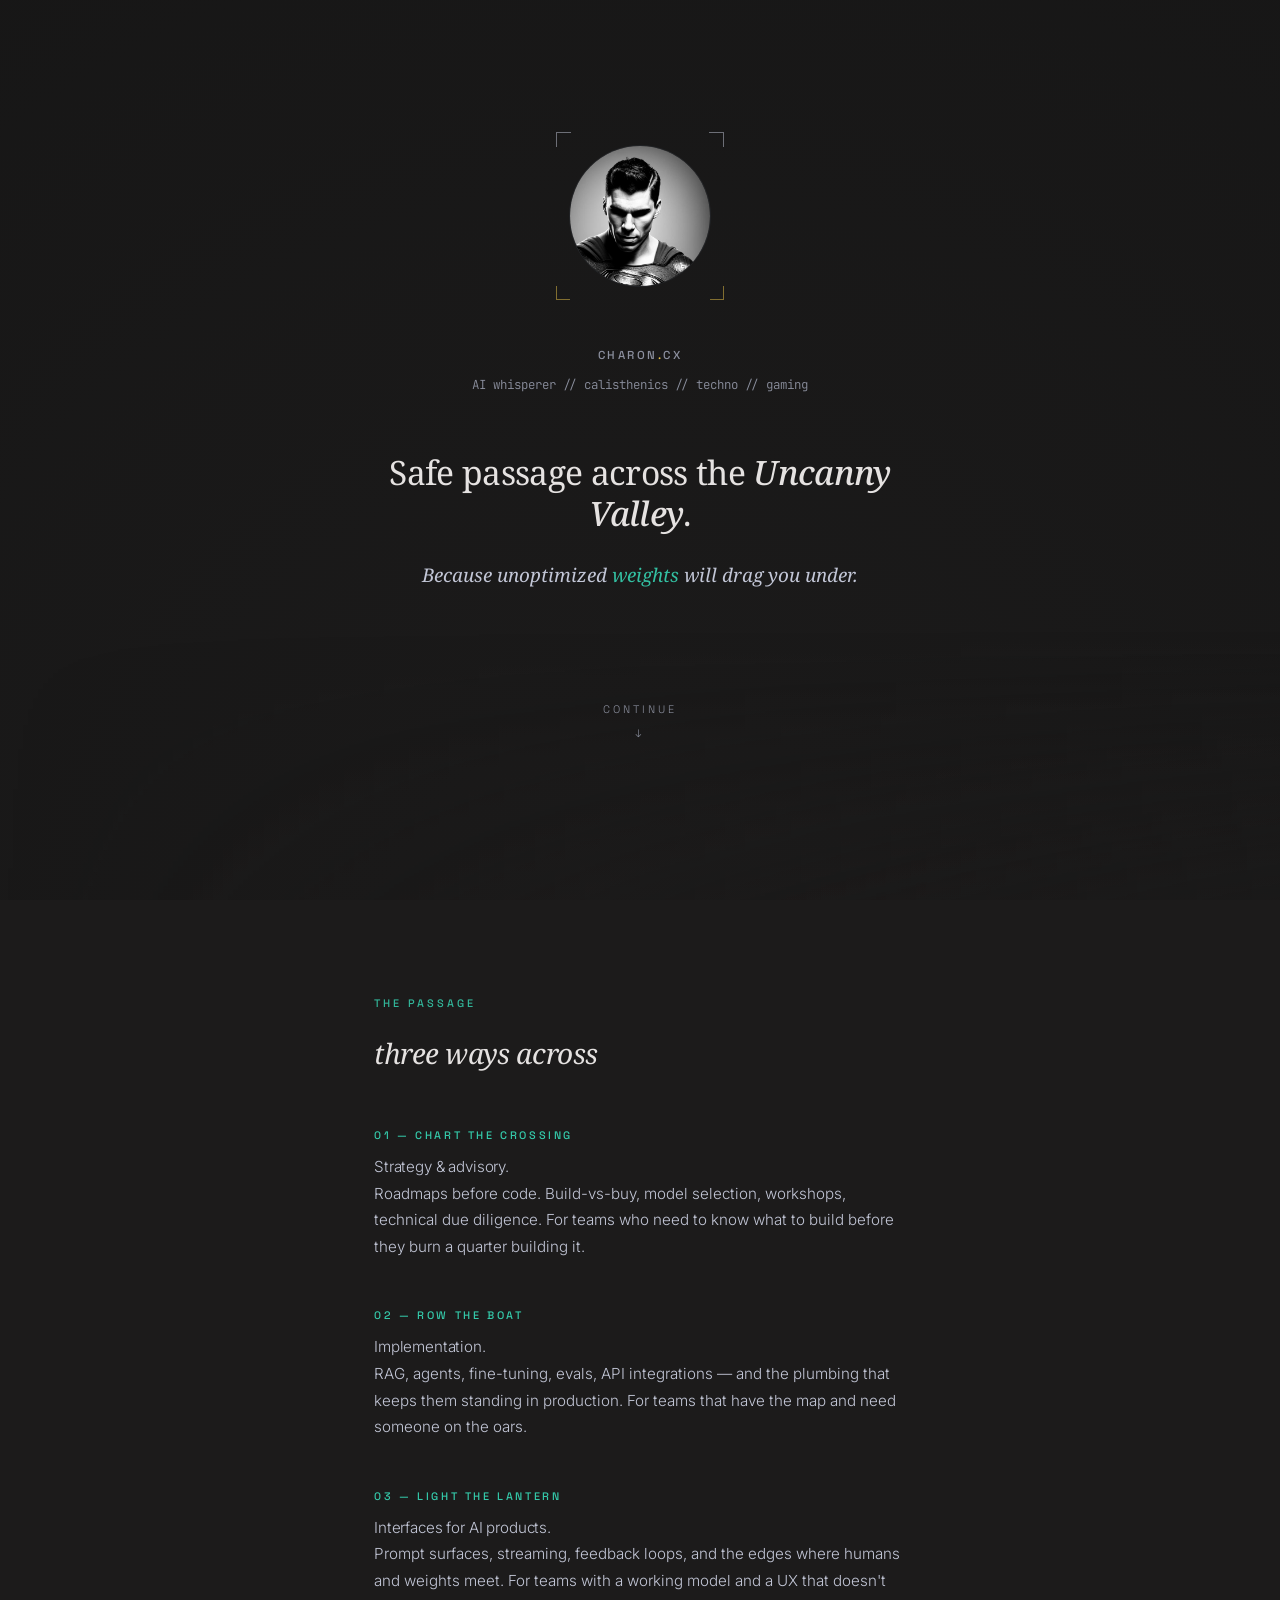
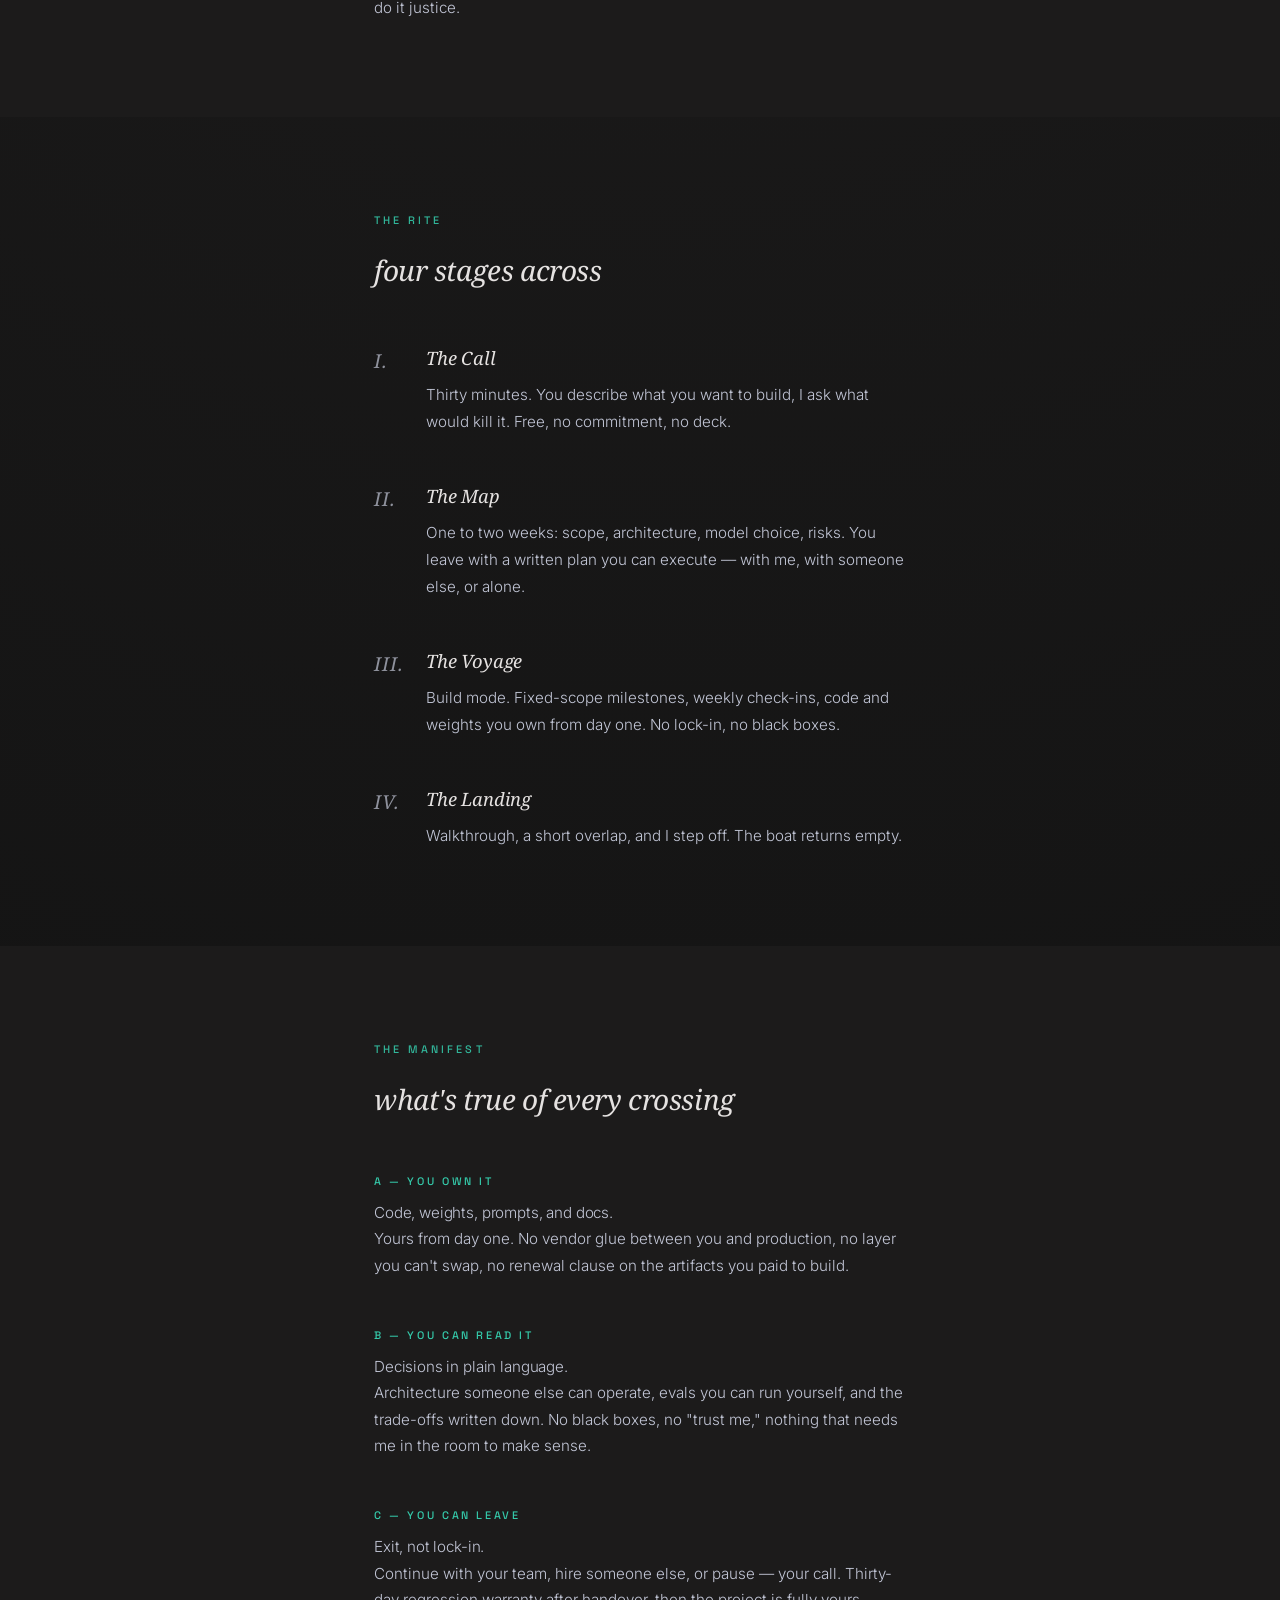
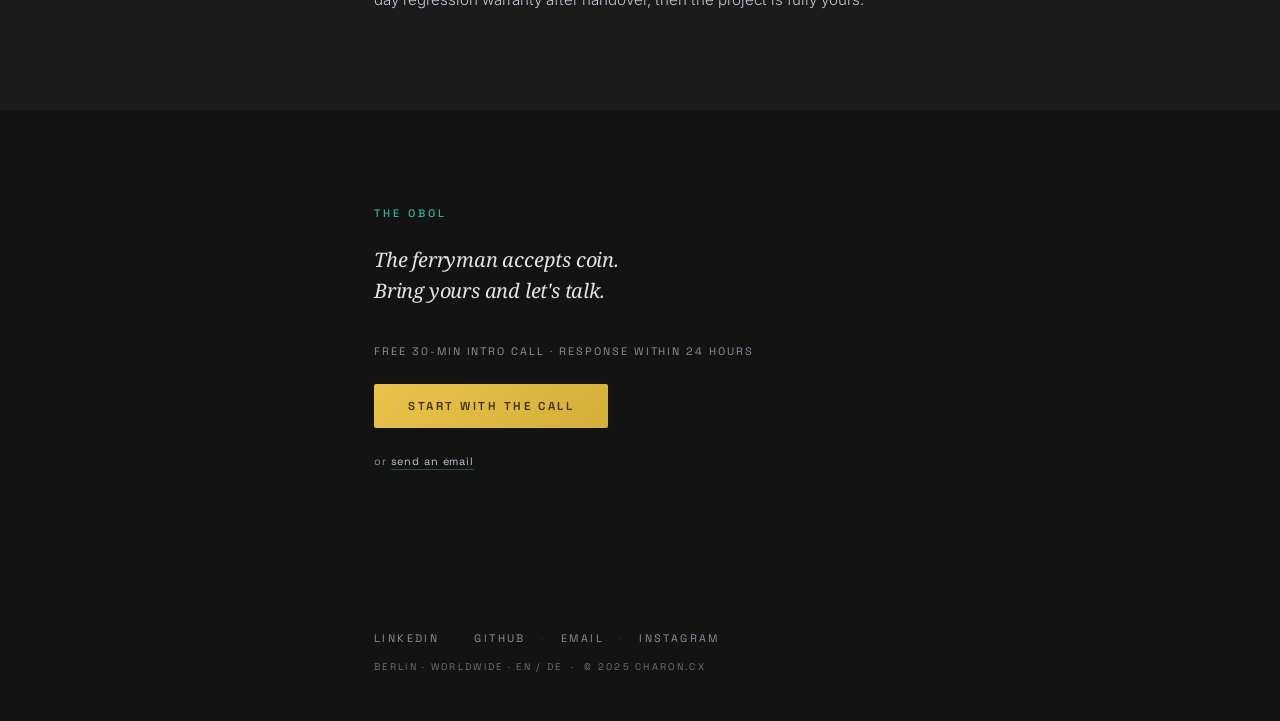
<file: previews/claude-review-landing-page-decwm/index.html>
<!DOCTYPE html>
<html lang="en">
<head>
    <meta charset="UTF-8">
    <meta name="viewport" content="width=device-width, initial-scale=1.0">
    <title>Charon.cx | Frederik — Freelance AI Consulting</title>
    <meta name="description" content="Freelance AI consulting — strategy, implementation, and interfaces that ship. Based in Berlin, working worldwide.">
    <meta name="author" content="Frederik">

    <meta property="og:type" content="website">
    <meta property="og:url" content="https://charon.cx/">
    <meta property="og:title" content="Charon.cx | Freelance AI Consulting">
    <meta property="og:description" content="Safe passage across the Uncanny Valley. Strategy, implementation, and interfaces that ship.">
    <meta property="og:image" content="https://charon.cx/result_146456.jpeg">

    <meta name="twitter:card" content="summary_large_image">
    <meta name="twitter:title" content="Charon.cx | Freelance AI Consulting">
    <meta name="twitter:description" content="Safe passage across the Uncanny Valley. Strategy, implementation, and interfaces that ship.">
    <meta name="twitter:image" content="https://charon.cx/result_146456.jpeg">

    <link rel="preconnect" href="https://fonts.googleapis.com">
    <link rel="preconnect" href="https://fonts.gstatic.com" crossorigin>
    <link href="https://fonts.googleapis.com/css2?family=Inter:wght@300;400;500&family=Noto+Serif:ital,wght@0,400;0,500;1,400;1,500&family=Space+Grotesk:wght@400;500;600&family=JetBrains+Mono:wght@400;500&display=swap" rel="stylesheet">

    <script type="application/ld+json">
    {
        "@context": "https://schema.org",
        "@type": "ProfessionalService",
        "name": "Charon.cx",
        "description": "Freelance AI consulting — strategy, implementation, and interfaces that ship.",
        "url": "https://charon.cx",
        "image": "https://charon.cx/result_146456.jpeg",
        "areaServed": "Worldwide",
        "address": {
            "@type": "PostalAddress",
            "addressLocality": "Berlin",
            "addressCountry": "DE"
        },
        "founder": {
            "@type": "Person",
            "name": "Frederik"
        }
    }
    </script>

    <style>
        /* --- Design tokens: "The Mythic Algorithm" --- */
        :root {
            --bg: #131313;
            --surface-low: #1c1b1b;
            --surface: #201f1f;
            --surface-high: #2a2a2a;
            --surface-highest: #353534;
            --surface-variant: #353534;
            --outline-variant: #424754;

            --primary: #adc6ff;
            --primary-container: #4d8eff;
            --secondary: #e9c349;
            --secondary-dim: #d4af37;
            --on-secondary: #3c2f00;
            --tertiary: #38debb;
            --tertiary-dim: #2ab898;

            --on-surface: #e5e2e1;
            --on-surface-variant: #c2c6d6;
            --dim: #8c909f;
            --deep-dim: #424754;

            --column: 580px;

            --font-display: 'Noto Serif', Georgia, serif;
            --font-body: 'Inter', -apple-system, sans-serif;
            --font-label: 'Space Grotesk', 'Inter', sans-serif;
            --font-mono: 'JetBrains Mono', monospace;
        }

        * { box-sizing: border-box; }

        body {
            background-color: var(--bg);
            background-image: radial-gradient(circle at 50% 25%, #1c1b1b 0%, #131313 70%);
            color: var(--on-surface-variant);
            font-family: var(--font-body);
            font-weight: 300;
            margin: 0;
            padding: 0;
            -webkit-font-smoothing: antialiased;
            position: relative;
        }

        ::selection {
            background: var(--secondary);
            color: var(--on-secondary);
        }

        /* --- Fog (River Styx) --- */
        .fog-container {
            position: fixed;
            bottom: 0;
            left: 0;
            width: 100%;
            height: 30vh;
            z-index: 1;
            pointer-events: none;
            overflow: hidden;
        }

        .fog-layer {
            position: absolute;
            bottom: 0;
            left: 0;
            width: 200%;
            height: 100%;
            background: linear-gradient(to top, rgba(28,27,27,0.85) 0%, transparent 100%);
            opacity: 0.55;
            animation: drift 20s linear infinite;
            mask-image: linear-gradient(to right, transparent, black 50%, transparent);
        }

        .fog-layer:nth-child(2) {
            animation-duration: 35s;
            animation-direction: reverse;
            opacity: 0.3;
            bottom: -20px;
        }

        @keyframes drift {
            0% { transform: translateX(0); }
            100% { transform: translateX(-50%); }
        }

        /* --- Column --- */
        .column {
            max-width: var(--column);
            margin: 0 auto;
            padding: 0 24px;
            position: relative;
            z-index: 10;
        }

        /* --- Profile frame (ghost brackets, no opaque borders) --- */
        .profile-frame {
            position: relative;
            width: 168px;
            height: 168px;
            margin: 0 auto 3rem auto;
        }

        .profile-frame::before,
        .profile-frame::after,
        .profile-frame > .bracket-bl,
        .profile-frame > .bracket-br {
            content: '';
            position: absolute;
            width: 14px;
            height: 14px;
            border-color: var(--secondary);
            opacity: 0.5;
            transition: opacity 0.4s ease;
        }

        .profile-frame::before {
            top: 0; left: 0;
            border-top: 1px solid;
            border-left: 1px solid;
        }

        .profile-frame::after {
            top: 0; right: 0;
            border-top: 1px solid;
            border-right: 1px solid;
        }

        .profile-frame .bracket-bl {
            bottom: 0; left: 0;
            border-bottom: 1px solid var(--secondary);
            border-left: 1px solid var(--secondary);
        }

        .profile-frame .bracket-br {
            bottom: 0; right: 0;
            border-bottom: 1px solid var(--secondary);
            border-right: 1px solid var(--secondary);
        }

        .profile-frame:hover::before,
        .profile-frame:hover::after,
        .profile-frame:hover .bracket-bl,
        .profile-frame:hover .bracket-br {
            opacity: 0.9;
        }

        .profile-container {
            position: absolute;
            top: 50%;
            left: 50%;
            transform: translate(-50%, -50%);
            width: 140px;
            height: 140px;
            border-radius: 50%;
            overflow: hidden;
            outline: 1px solid rgba(66, 71, 84, 0.25); /* ghost border */
            background: #000;
            transition: outline-color 0.3s ease;
        }

        .profile-pic {
            width: 100%;
            height: 100%;
            object-fit: cover;
            filter: grayscale(100%);
            transition: all 0.4s ease;
            transform: scale(1.05);
        }

        .hud-overlay {
            position: absolute;
            inset: 0;
            background: rgba(19, 19, 19, 0.85);
            display: flex;
            align-items: center;
            justify-content: center;
            opacity: 0;
            transition: opacity 0.3s ease;
            backdrop-filter: blur(6px);
        }

        .hud-text {
            font-family: var(--font-mono);
            font-size: 0.65rem;
            color: var(--tertiary);
            text-align: left;
            line-height: 1.8;
            letter-spacing: -0.3px;
        }

        .profile-container:hover {
            outline-color: rgba(56, 222, 187, 0.35);
            box-shadow: 0 0 30px rgba(56, 222, 187, 0.08);
        }

        .profile-container:hover .profile-pic {
            transform: scale(1);
            filter: grayscale(100%) blur(3px);
        }

        .profile-container:hover .hud-overlay { opacity: 1; }

        /* --- Typography --- */
        .wordmark {
            font-family: var(--font-label);
            font-weight: 500;
            font-size: 0.72rem;
            letter-spacing: 0.22em;
            text-transform: uppercase;
            color: var(--dim);
            margin: 0 0 0.75rem 0;
        }

        .wordmark .dot { color: var(--secondary); }

        .tagline {
            font-family: var(--font-mono);
            font-size: 0.78rem;
            color: var(--dim);
            margin: 0 0 3.5rem 0;
            line-height: 1.8;
        }

        /* --- The hook: editorial display statement --- */
        .hook {
            margin: 0 0 2.5rem 0;
        }

        .hook-display {
            font-family: var(--font-display);
            font-weight: 400;
            font-size: 2.1rem;
            line-height: 1.2;
            letter-spacing: -0.02em;
            color: var(--on-surface);
            margin: 0 0 1.75rem 0;
        }

        .hook-display em {
            font-style: italic;
            font-weight: 500;
            color: var(--on-surface);
        }

        .hook-sub {
            font-family: var(--font-display);
            font-style: italic;
            font-weight: 400;
            font-size: 1.18rem;
            line-height: 1.55;
            color: var(--on-surface-variant);
            margin: 0;
        }

        .hook-sub em {
            font-style: italic;
            color: var(--tertiary);
            opacity: 0.85;
        }

        /* --- Scroll hint --- */
        .scroll-hint {
            font-family: var(--font-label);
            font-size: 0.68rem;
            color: var(--dim);
            letter-spacing: 0.28em;
            text-transform: uppercase;
            text-decoration: none;
            display: inline-block;
            margin-top: 4rem;
            padding: 0.5rem 0;
            transition: color 0.3s ease;
            opacity: 0.75;
        }

        .scroll-hint:hover { color: var(--tertiary); }

        .scroll-hint .chevron {
            display: block;
            margin-top: 10px;
            animation: bob 2.4s ease-in-out infinite;
        }

        @keyframes bob {
            0%, 100% { transform: translateY(0); }
            50% { transform: translateY(4px); }
        }

        /* --- Section marker (Space Grotesk label) --- */
        .marker {
            font-family: var(--font-label);
            font-weight: 500;
            font-size: 0.68rem;
            color: var(--tertiary);
            letter-spacing: 0.28em;
            text-transform: uppercase;
            margin: 0 0 1.5rem 0;
            opacity: 0.8;
        }

        .section-title {
            font-family: var(--font-display);
            font-weight: 400;
            font-style: italic;
            font-size: 1.75rem;
            color: var(--on-surface);
            letter-spacing: -0.015em;
            margin: 0 0 3.5rem 0;
        }

        /* --- Sections --- */
        .hero {
            min-height: 100vh;
            display: flex;
            align-items: center;
            padding: 40px 0 60px;
        }

        .hero .column {
            text-align: center;
        }

        section.beat {
            padding: 6rem 0;
        }

        /* Tonal sectioning — no borders, background shift only */
        section.beat.shifted {
            background: var(--surface-low);
        }

        /* --- Services as prose beats --- */
        .service {
            margin: 0 0 3rem 0;
            text-align: left;
        }

        .service:last-child { margin-bottom: 0; }

        .service-index {
            font-family: var(--font-label);
            font-weight: 500;
            font-size: 0.68rem;
            color: var(--tertiary);
            letter-spacing: 0.24em;
            text-transform: uppercase;
            margin: 0 0 0.75rem 0;
            display: block;
            opacity: 0.9;
        }

        .service-name {
            font-family: var(--font-display);
            font-weight: 500;
            font-size: 1.15rem;
            color: var(--on-surface);
            margin: 0 0 0.75rem 0;
            letter-spacing: -0.01em;
        }

        .service p {
            font-family: var(--font-body);
            font-weight: 300;
            font-size: 0.95rem;
            color: var(--on-surface-variant);
            line-height: 1.75;
            margin: 0;
        }

        /* --- The Rite: vertical stages --- */
        .stage {
            position: relative;
            padding: 0 0 0 3.25rem;
            margin: 0 0 3rem 0;
            text-align: left;
        }

        .stage:last-child { margin-bottom: 0; }

        .stage .numeral {
            position: absolute;
            top: 0.1rem;
            left: 0;
            font-family: var(--font-display);
            font-style: italic;
            font-weight: 400;
            font-size: 1.2rem;
            color: var(--on-surface-variant);
            letter-spacing: 0.05em;
            opacity: 0.7;
        }

        .stage h3 {
            font-family: var(--font-display);
            font-weight: 400;
            font-style: italic;
            font-size: 1.15rem;
            color: var(--on-surface);
            margin: 0 0 0.75rem 0;
            letter-spacing: -0.01em;
        }

        .stage p {
            font-family: var(--font-body);
            font-weight: 300;
            font-size: 0.95rem;
            color: var(--on-surface-variant);
            line-height: 1.75;
            margin: 0;
        }

        /* --- CTA --- */
        .cta-line {
            font-family: var(--font-display);
            font-style: italic;
            font-weight: 400;
            font-size: 1.25rem;
            color: var(--on-surface);
            margin: 0 0 2.25rem 0;
            line-height: 1.55;
            letter-spacing: -0.01em;
        }

        .contact-btn {
            text-decoration: none;
            color: var(--on-secondary);
            background: linear-gradient(135deg, var(--secondary) 0%, var(--secondary-dim) 100%);
            padding: 15px 34px;
            border-radius: 2px;
            font-family: var(--font-label);
            font-weight: 600;
            font-size: 0.72rem;
            text-transform: uppercase;
            letter-spacing: 0.22em;
            transition: all 0.4s ease;
            display: inline-block;
        }

        .contact-btn:hover {
            background: linear-gradient(135deg, #f3d156 0%, var(--secondary) 100%);
            box-shadow: 0 8px 30px rgba(233, 195, 73, 0.25);
            transform: translateY(-2px);
        }

        .contact-btn:focus-visible {
            outline: 2px solid var(--tertiary);
            outline-offset: 4px;
        }

        .cta-micro {
            font-family: var(--font-label);
            font-weight: 400;
            font-size: 0.68rem;
            color: var(--dim);
            margin: 0;
            letter-spacing: 0.18em;
            text-transform: uppercase;
            line-height: 1.7;
        }

        .cta-micro-above { margin: 0 0 1.5rem 0; }
        .cta-micro-below { margin: 1.5rem 0 0 0; text-transform: none; letter-spacing: 0.08em; }

        .cta-secondary {
            color: var(--on-surface-variant);
            text-decoration: none;
            border-bottom: 1px solid rgba(56, 222, 187, 0.3);
            transition: color 0.3s ease, border-color 0.3s ease;
            padding-bottom: 1px;
        }

        .cta-secondary:hover {
            color: var(--tertiary);
            border-bottom-color: var(--tertiary);
        }

        /* --- Footer --- */
        .footer {
            font-family: var(--font-label);
            font-weight: 400;
            font-size: 0.68rem;
            color: var(--dim);
            padding: 4rem 0 3rem;
            position: relative;
            z-index: 10;
            letter-spacing: 0.22em;
            text-transform: uppercase;
        }

        .footer a {
            color: var(--dim);
            text-decoration: none;
            transition: color 0.3s ease;
        }

        .footer a:hover { color: var(--tertiary); }

        .footer .separator {
            color: var(--deep-dim);
            margin: 0 10px;
            opacity: 0.5;
        }

        .footer .meta {
            color: var(--dim);
            font-size: 0.6rem;
            margin-top: 1rem;
            letter-spacing: 0.24em;
            opacity: 0.75;
        }

        /* --- Animations --- */
        .anim { opacity: 0; transform: translateY(15px); animation: fadeUp 0.8s ease forwards; }
        .d-1 { animation-delay: 0.1s; }
        .d-2 { animation-delay: 0.2s; }
        .d-3 { animation-delay: 0.3s; }
        .d-4 { animation-delay: 0.45s; }
        .d-5 { animation-delay: 0.6s; }
        .d-6 { animation-delay: 0.75s; }

        @keyframes fadeUp { to { opacity: 1; transform: translateY(0); } }

        @media (prefers-reduced-motion: reduce) {
            .fog-layer, .scroll-hint .chevron { animation: none; }
            .anim { animation: none; opacity: 1; transform: none; }
            .contact-btn, .profile-pic { transition: none; }
        }

        @media (max-width: 600px) {
            .hook-display { font-size: 1.65rem; }
            .hook-sub { font-size: 1.02rem; }
            .section-title { font-size: 1.35rem; }
            .cta-line { font-size: 1.1rem; }
            section.beat { padding: 4.5rem 0; }
            .service { margin-bottom: 2.75rem; }
        }
    </style>
</head>
<body>

    <div class="fog-container" aria-hidden="true">
        <div class="fog-layer"></div>
        <div class="fog-layer"></div>
    </div>

    <!-- HERO -->
    <section class="hero">
        <div class="column">
            <div class="profile-frame anim d-1">
                <span class="bracket-bl" aria-hidden="true"></span>
                <span class="bracket-br" aria-hidden="true"></span>
                <div class="profile-container">
                    <img src="result_146456.jpeg" alt="Frederik" class="profile-pic">
                    <div class="hud-overlay">
                        <div class="hud-text">
                            &gt; LOC: BERLIN<br>
                            &gt; BPM: 145<br>
                            &gt; STATUS: TAKING CLIENTS
                        </div>
                    </div>
                </div>
            </div>

            <p class="wordmark anim d-2">charon<span class="dot">.</span>cx</p>

            <p class="tagline anim d-3">
                AI whisperer // calisthenics // techno // gaming
            </p>

            <div class="hook anim d-4">
                <p class="hook-display">
                    Safe passage across the <em>Uncanny Valley</em>.
                </p>
                <p class="hook-sub">
                    Because unoptimized <em>weights</em> will drag you under.
                </p>
            </div>

            <a href="#passage" class="scroll-hint anim d-5" aria-label="Scroll to services">
                Continue
                <span class="chevron" aria-hidden="true">↓</span>
            </a>
        </div>
    </section>

    <!-- SERVICES -->
    <section class="beat shifted" id="passage">
        <div class="column">
            <p class="marker">The Passage</p>
            <h2 class="section-title">three ways across</h2>

            <div class="service">
                <span class="service-index">01 — Chart the Crossing</span>
                <p class="service-name">Strategy &amp; advisory.</p>
                <p>Roadmaps before code. Build-vs-buy, model selection, workshops, technical due diligence. For teams who need to know what to build before they burn a quarter building it.</p>
            </div>

            <div class="service">
                <span class="service-index">02 — Row the Boat</span>
                <p class="service-name">Implementation.</p>
                <p>RAG, agents, fine-tuning, evals, API integrations — and the plumbing that keeps them standing in production. For teams that have the map and need someone on the oars.</p>
            </div>

            <div class="service">
                <span class="service-index">03 — Light the Lantern</span>
                <p class="service-name">Interfaces for AI products.</p>
                <p>Prompt surfaces, streaming, feedback loops, and the edges where humans and weights meet. For teams with a working model and a UX that doesn't do it justice.</p>
            </div>
        </div>
    </section>

    <!-- THE RITE -->
    <section class="beat" id="rite">
        <div class="column">
            <p class="marker">The Rite</p>
            <h2 class="section-title">four stages across</h2>

            <div class="stage">
                <span class="numeral">I.</span>
                <h3>The Call</h3>
                <p>Thirty minutes. You describe what you want to build, I ask what would kill it. Free, no commitment, no deck.</p>
            </div>

            <div class="stage">
                <span class="numeral">II.</span>
                <h3>The Map</h3>
                <p>One to two weeks: scope, architecture, model choice, risks. You leave with a written plan you can execute — with me, with someone else, or alone.</p>
            </div>

            <div class="stage">
                <span class="numeral">III.</span>
                <h3>The Voyage</h3>
                <p>Build mode. Fixed-scope milestones, weekly check-ins, code and weights you own from day one. No lock-in, no black boxes.</p>
            </div>

            <div class="stage">
                <span class="numeral">IV.</span>
                <h3>The Landing</h3>
                <p>Walkthrough, a short overlap, and I step off. The boat returns empty.</p>
            </div>
        </div>
    </section>

    <!-- MANIFEST -->
    <section class="beat shifted" id="manifest">
        <div class="column">
            <p class="marker">The Manifest</p>
            <h2 class="section-title">what's true of every crossing</h2>

            <div class="service">
                <span class="service-index">A — You own it</span>
                <p class="service-name">Code, weights, prompts, and docs.</p>
                <p>Yours from day one. No vendor glue between you and production, no layer you can't swap, no renewal clause on the artifacts you paid to build.</p>
            </div>

            <div class="service">
                <span class="service-index">B — You can read it</span>
                <p class="service-name">Decisions in plain language.</p>
                <p>Architecture someone else can operate, evals you can run yourself, and the trade-offs written down. No black boxes, no "trust me," nothing that needs me in the room to make sense.</p>
            </div>

            <div class="service">
                <span class="service-index">C — You can leave</span>
                <p class="service-name">Exit, not lock-in.</p>
                <p>Continue with your team, hire someone else, or pause — your call. Thirty-day regression warranty after handover, then the project is fully yours.</p>
            </div>
        </div>
    </section>

    <!-- CTA -->
    <section class="beat" id="obol">
        <div class="column">
            <p class="marker">The Obol</p>
            <p class="cta-line">The ferryman accepts coin.<br>Bring yours and let's talk.</p>

            <p class="cta-micro cta-micro-above">
                Free 30-min intro call · Response within 24 hours
            </p>

            <!-- TODO: Replace href with a Cal.com or Calendly link when ready. -->
            <a href="mailto:frederik@charon.cx?subject=Intro%20call" class="contact-btn">
                Start with the Call
            </a>

            <p class="cta-micro cta-micro-below">
                or <a href="mailto:frederik@charon.cx" class="cta-secondary">send an email</a>
            </p>
        </div>
    </section>

    <!-- FOOTER -->
    <footer class="footer">
        <div class="column">
            <!-- TODO: Replace # with your LinkedIn and GitHub URLs -->
            <a href="#" target="_blank" rel="noopener">LinkedIn</a>
            <span class="separator">·</span>
            <a href="#" target="_blank" rel="noopener">GitHub</a>
            <span class="separator">·</span>
            <a href="mailto:frederik@charon.cx">Email</a>
            <span class="separator">·</span>
            <a href="https://www.instagram.com/insta.linkin" target="_blank" rel="noopener">Instagram</a>
            <div class="meta">
                Berlin · worldwide · EN / DE &nbsp;·&nbsp; © 2025 Charon.cx
            </div>
        </div>
    </footer>

</body>
</html>
</file>
